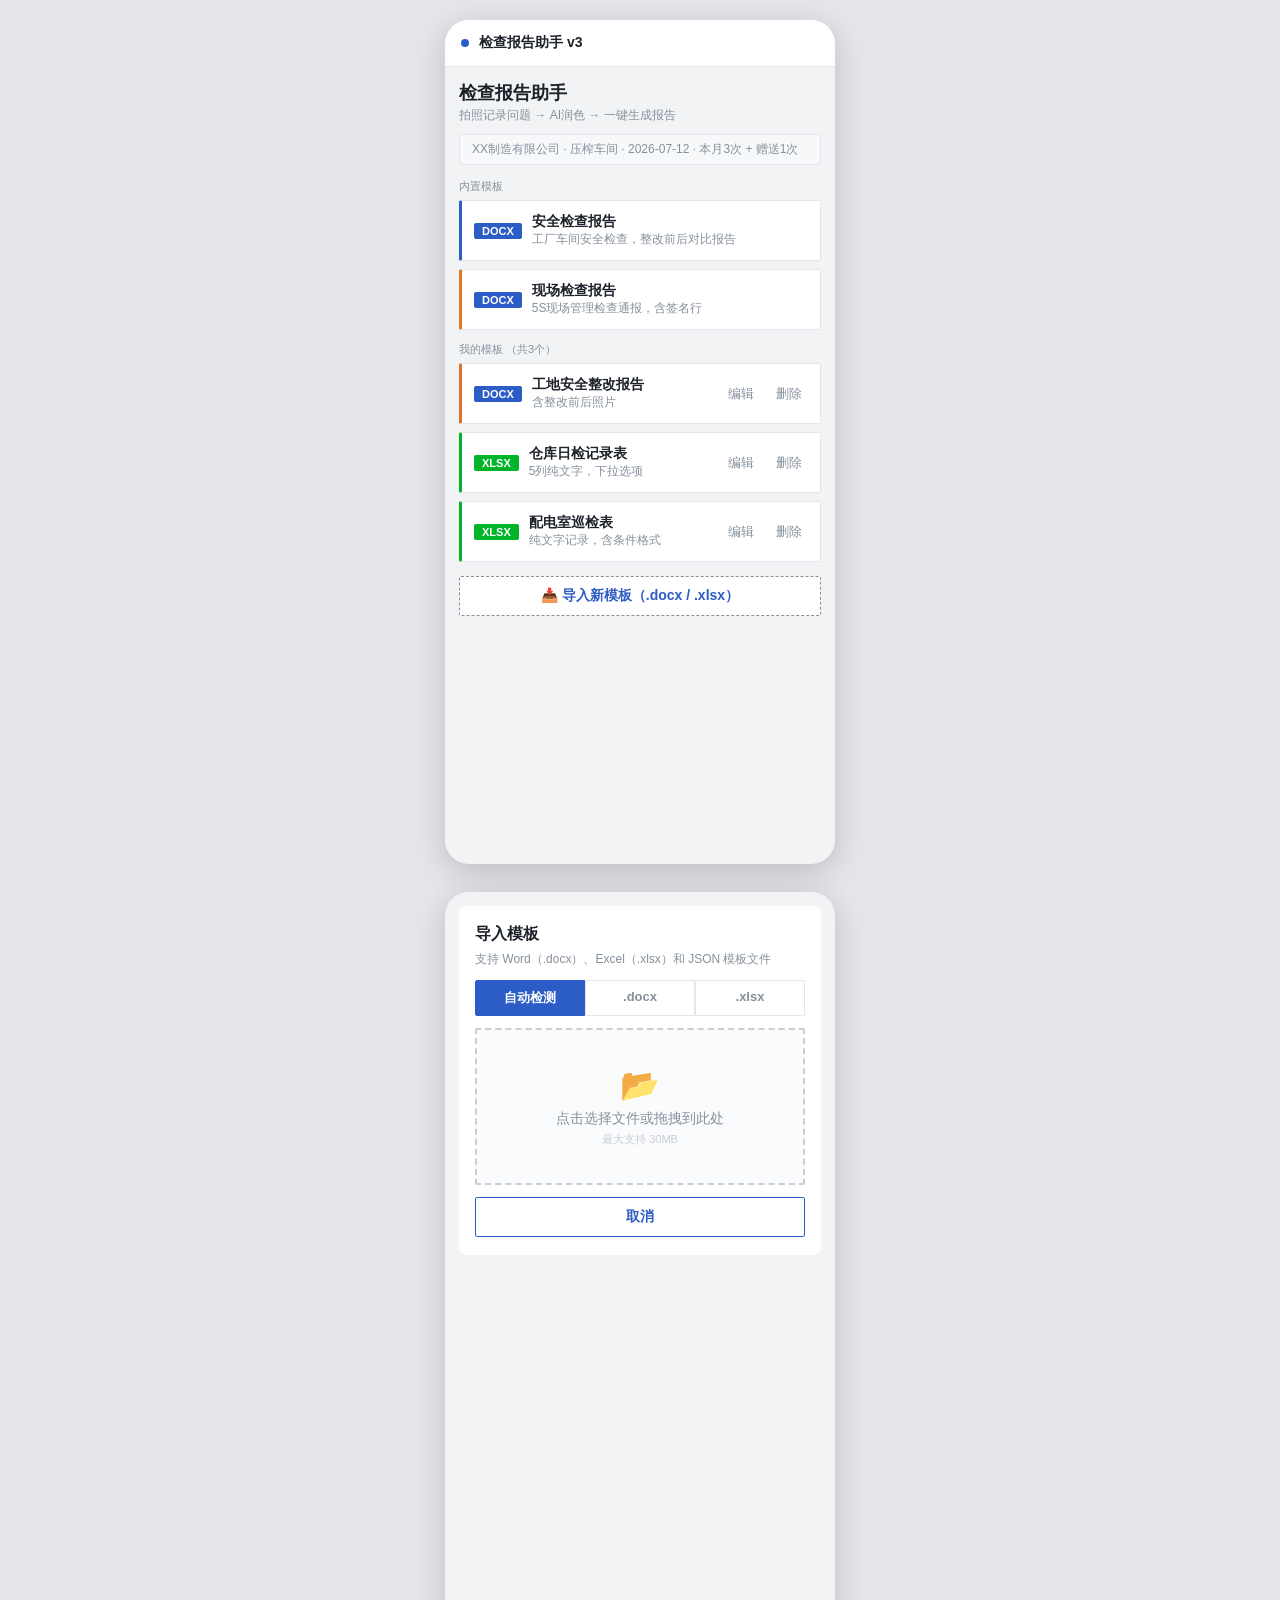
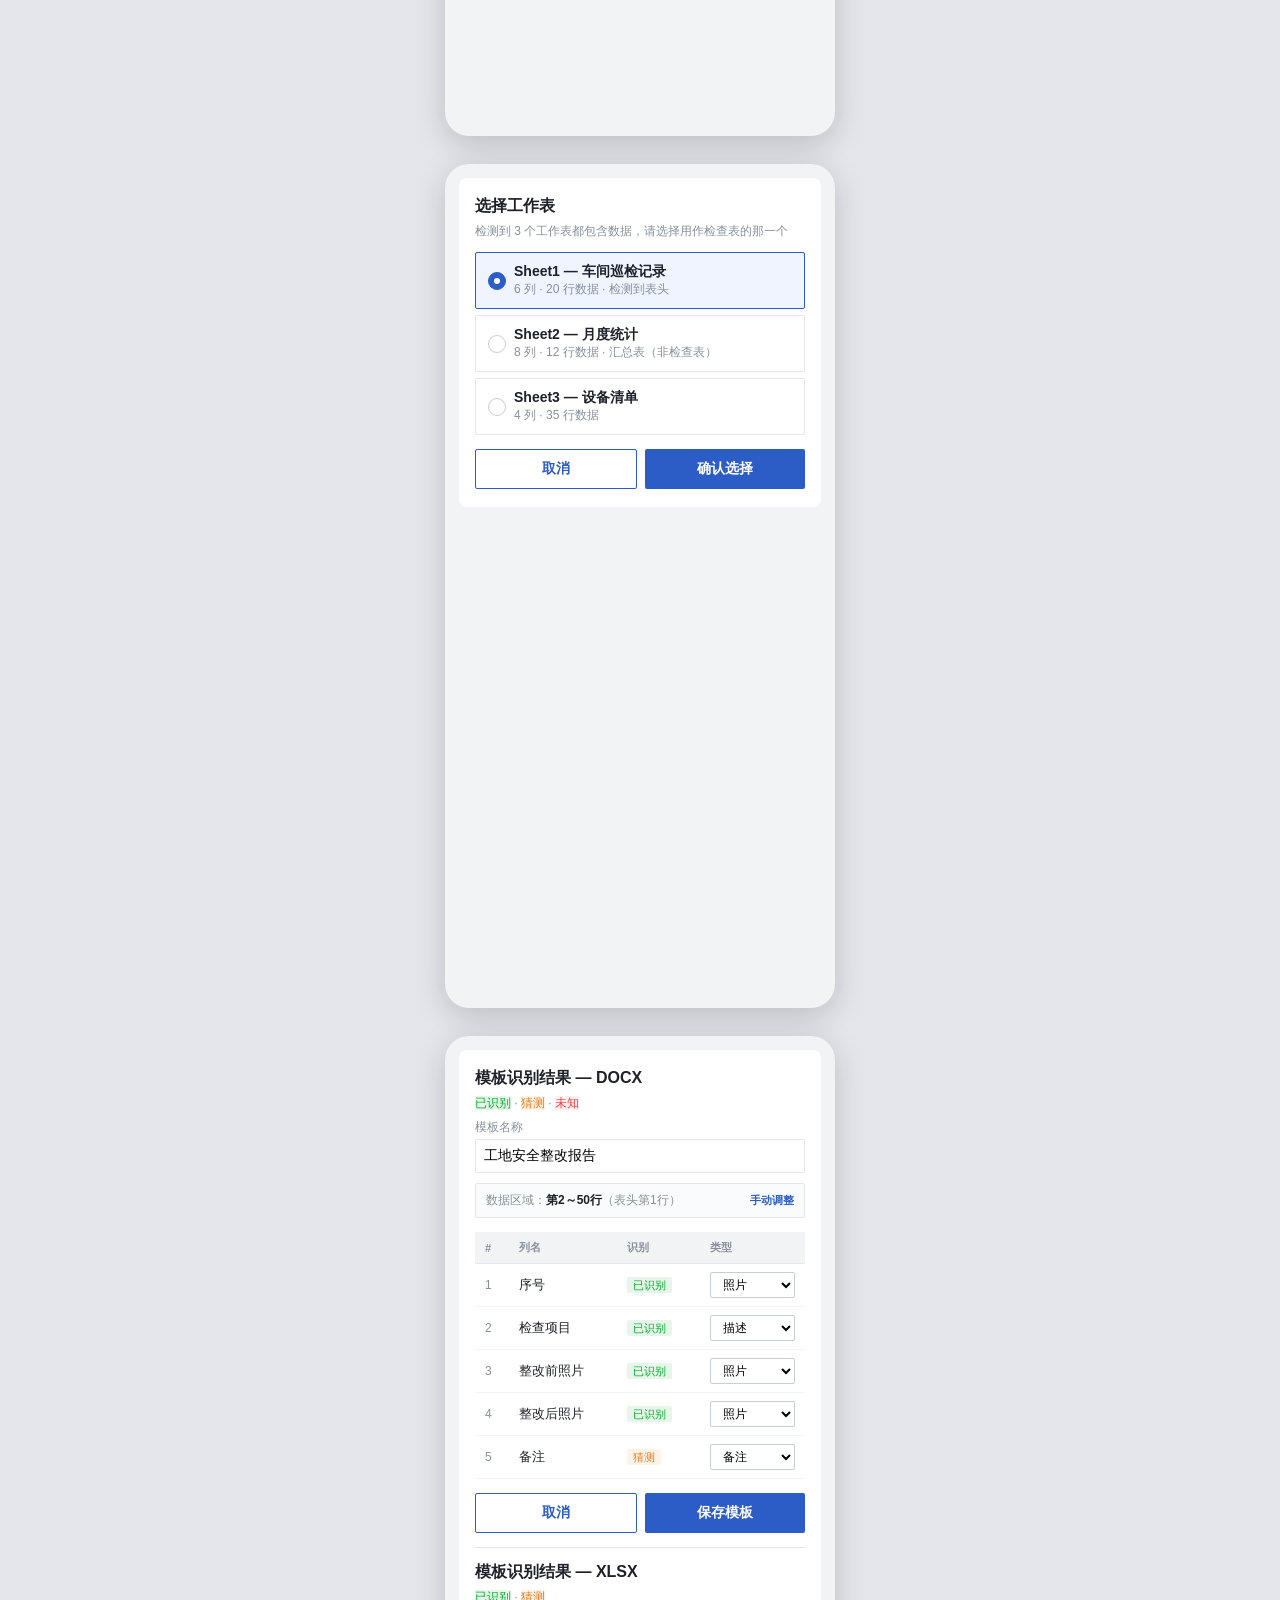
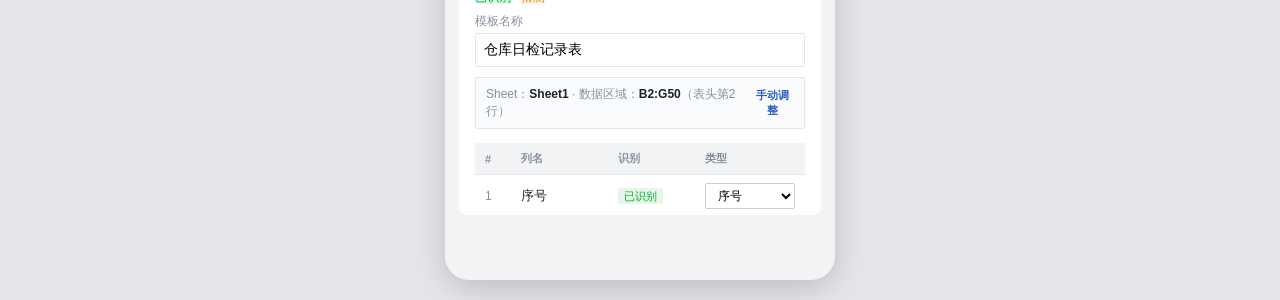
<file: mockup-v3-import.html>
<!DOCTYPE html>
<html lang="zh-CN">
<head>
<meta charset="UTF-8">
<meta name="viewport" content="width=device-width, initial-scale=1.0, maximum-scale=1.0, user-scalable=no">
<title>v3 模板导入引擎 — 交互原型</title>
<style>
  *, *::before, *::after { box-sizing: border-box; margin: 0; padding: 0; }
  body {
    font-family: -apple-system, BlinkMacSystemFont, "SF Pro Text", "PingFang SC", "Helvetica Neue", sans-serif;
    background: #e5e6eb;
    color: #1d2129;
    font-size: 14px;
    -webkit-font-smoothing: antialiased;
  }
  .phone {
    width: 390px; margin: 20px auto; background: #f2f3f5;
    border-radius: 24px; overflow: hidden; box-shadow: 0 8px 32px rgba(0,0,0,0.18);
    min-height: 844px;
  }
  .header-bar {
    background: #fff; padding: 14px 16px; border-bottom: 1px solid #e5e6eb;
    display: flex; align-items: center; gap: 10px;
  }
  .header-bar .dot { width: 8px; height: 8px; border-radius: 50%; background: #2c5cc5; }
  .header-bar span { font-weight: 600; font-size: 14px; }
  .page { padding: 14px; }

  /* ---- 首页 ---- */
  h2 { font-size: 18px; margin-bottom: 2px; }
  .subtitle { color: #86909c; font-size: 12px; margin-bottom: 10px; }
  .presets-bar {
    background: #f7f8fa; border: 1px solid #e5e6eb; border-radius: 2px;
    padding: 6px 12px; font-size: 12px; color: #86909c; margin-bottom: 14px;
    display: flex; align-items: center; gap: 6px;
  }

  .section-label { font-size: 11px; color: #86909c; margin: 12px 0 6px; }

  .card {
    background: #fff; border: 1px solid #e5e6eb; border-radius: 2px;
    padding: 12px; margin-bottom: 8px; display: flex; align-items: center; gap: 10px;
  }
  .card-tag {
    font-size: 11px; padding: 2px 8px; border-radius: 2px; color: #fff;
    flex-shrink: 0; font-weight: 600; white-space: nowrap;
  }
  .card-tag.docx { background: #2c5cc5; }
  .card-tag.xlsx { background: #00b42a; }
  .card-body { flex: 1; min-width: 0; }
  .card-title { font-weight: 600; font-size: 14px; }
  .card-desc { font-size: 12px; color: #86909c; }
  .card-btn {
    background: none; border: none; font-size: 13px; padding: 6px;
    cursor: pointer; color: #86909c; flex-shrink: 0;
  }

  .import-btn {
    width: 100%; padding: 10px; border: 1px dashed #86909c; border-radius: 2px;
    background: #fff; font-size: 14px; color: #2c5cc5; font-weight: 600;
    cursor: pointer; text-align: center; margin-top: 6px;
  }

  .tabs { display: flex; gap: 0; margin-bottom: 12px; }
  .tab {
    flex: 1; padding: 8px; text-align: center; font-size: 13px; font-weight: 600;
    border: 1px solid #e5e6eb; background: #fff; cursor: pointer; color: #86909c;
  }
  .tab:first-child { border-radius: 2px 0 0 2px; }
  .tab:last-child { border-radius: 0 2px 2px 0; }
  .tab.active { background: #2c5cc5; color: #fff; border-color: #2c5cc5; }

  /* ---- 弹层 ---- */
  .overlay {
    position: fixed; inset: 0; background: rgba(0,0,0,0.45); z-index: 60;
    display: flex; align-items: flex-end; justify-content: center;
  }
  .panel {
    background: #fff; width: 100%; max-width: 390px;
    border-radius: 8px 8px 0 0; padding: 18px 16px;
    max-height: 85vh; overflow-y: auto;
    padding-bottom: calc(18px + env(safe-area-inset-bottom, 0px));
  }
  .panel h3 { font-size: 16px; margin-bottom: 6px; }
  .panel .hint { font-size: 12px; color: #86909c; margin-bottom: 12px; }

  .drop-zone {
    border: 2px dashed #c9cdd4; border-radius: 2px; padding: 36px 20px;
    text-align: center; color: #86909c; font-size: 14px; margin-bottom: 12px;
    background: #fafbfc; cursor: pointer; transition: border-color 0.2s;
  }
  .drop-zone:hover { border-color: #2c5cc5; }
  .drop-zone .icon { font-size: 32px; margin-bottom: 6px; }

  .sheet-list { margin-bottom: 14px; }
  .sheet-option {
    padding: 10px 12px; border: 1px solid #e5e6eb; border-radius: 2px;
    margin-bottom: 6px; display: flex; align-items: center; gap: 8px; cursor: pointer;
  }
  .sheet-option.selected { border-color: #2c5cc5; background: #f0f4ff; }
  .sheet-option .radio {
    width: 18px; height: 18px; border-radius: 50%; border: 1.5px solid #c9cdd4;
    flex-shrink: 0; display: flex; align-items: center; justify-content: center;
  }
  .sheet-option.selected .radio {
    border-color: #2c5cc5; background: #2c5cc5;
  }
  .sheet-option.selected .radio::after {
    content: ''; width: 6px; height: 6px; border-radius: 50%; background: #fff;
  }

  /* ---- 映射表 ---- */
  .mapping-table { width: 100%; border-collapse: collapse; margin-bottom: 14px; font-size: 13px; }
  .mapping-table th {
    background: #f2f3f5; padding: 8px 10px; text-align: left;
    font-size: 11px; color: #86909c; font-weight: 600; border-bottom: 1px solid #e5e6eb;
  }
  .mapping-table td {
    padding: 8px 10px; border-bottom: 1px solid #f2f3f5; vertical-align: middle;
  }
  .mapping-table .col-num { color: #86909c; font-size: 12px; }
  .mapping-table .col-name { font-weight: 500; }
  .mapping-table select {
    padding: 4px 8px; border: 1px solid #c9cdd4; border-radius: 2px;
    font-size: 12px; background: #fff; width: 100%;
  }
  .mapping-table .status-badge {
    font-size: 11px; padding: 2px 6px; border-radius: 2px; white-space: nowrap;
  }
  .status-ok { background: #e8f5ea; color: #00b42a; }
  .status-guess { background: #fef3e6; color: #e07b20; }
  .status-unknown { background: #fef0f0; color: #f53f3f; }

  .data-preview {
    background: #fafbfc; border: 1px solid #e5e6eb; border-radius: 2px;
    padding: 8px 10px; margin-bottom: 14px; font-size: 12px; color: #86909c;
    display: flex; align-items: center; justify-content: space-between;
  }
  .data-preview strong { color: #1d2129; }
  .data-preview .adjust-btn {
    font-size: 11px; color: #2c5cc5; background: none; border: none; cursor: pointer; font-weight: 600;
  }

  .btn-row { display: flex; gap: 8px; }
  .btn {
    padding: 10px 18px; border-radius: 2px; font-size: 14px; font-weight: 600;
    cursor: pointer; border: none; text-align: center;
  }
  .btn-block { flex: 1; }
  .btn-primary { background: #2c5cc5; color: #fff; }
  .btn-outline { background: #fff; color: #2c5cc5; border: 1px solid #2c5cc5; }

  .divider { border: none; border-top: 1px solid #e5e6eb; margin: 14px 0; }

  /* ---- 两列对比 ---- */
  .compare-row { display: flex; gap: 12px; }
  .compare-col { flex: 1; }
  .compare-col h4 { font-size: 13px; margin-bottom: 8px; color: #86909c; }

  .note { font-size: 11px; color: #86909c; margin-top: 8px; line-height: 1.5; }
</style>
</head>
<body>

<!-- ============================================================ -->
<!-- 屏幕1：首页（我的模板区域，DOCX + XLSX 混排） -->
<!-- ============================================================ -->
<div class="phone">
  <div class="header-bar"><div class="dot"></div><span>检查报告助手 v3</span></div>
  <div class="page">
    <h2>检查报告助手</h2>
    <p class="subtitle">拍照记录问题 → AI润色 → 一键生成报告</p>

    <div class="presets-bar">XX制造有限公司 · 压榨车间 · 2026-07-12 · 本月3次 + 赠送1次</div>

    <div class="section-label">内置模板</div>
    <div class="card" style="border-left:3px solid #2c5cc5;">
      <span class="card-tag docx">DOCX</span>
      <div class="card-body"><div class="card-title">安全检查报告</div><div class="card-desc">工厂车间安全检查，整改前后对比报告</div></div>
    </div>
    <div class="card" style="border-left:3px solid #e07b20;">
      <span class="card-tag docx">DOCX</span>
      <div class="card-body"><div class="card-title">现场检查报告</div><div class="card-desc">5S现场管理检查通报，含签名行</div></div>
    </div>

    <div class="section-label">我的模板 <span style="font-weight:400;">（共3个）</span></div>

    <!-- DOCX 自定义模板 -->
    <div class="card" style="border-left:3px solid #e07030;">
      <span class="card-tag docx">DOCX</span>
      <div class="card-body"><div class="card-title">工地安全整改报告</div><div class="card-desc">含整改前后照片</div></div>
      <button class="card-btn">编辑</button>
      <button class="card-btn">删除</button>
    </div>

    <!-- XLSX 自定义模板 1 -->
    <div class="card" style="border-left:3px solid #00b42a;">
      <span class="card-tag xlsx">XLSX</span>
      <div class="card-body"><div class="card-title">仓库日检记录表</div><div class="card-desc">5列纯文字，下拉选项</div></div>
      <button class="card-btn">编辑</button>
      <button class="card-btn">删除</button>
    </div>

    <!-- XLSX 自定义模板 2 -->
    <div class="card" style="border-left:3px solid #00b42a;">
      <span class="card-tag xlsx">XLSX</span>
      <div class="card-body"><div class="card-title">配电室巡检表</div><div class="card-desc">纯文字记录，含条件格式</div></div>
      <button class="card-btn">编辑</button>
      <button class="card-btn">删除</button>
    </div>

    <button class="import-btn">📥 导入新模板（.docx / .xlsx）</button>
  </div>
</div>

<!-- ============================================================ -->
<!-- 屏幕2：导入面板（支持 DOCX / XLSX / JSON） -->
<!-- ============================================================ -->
<div class="phone" style="margin-top:28px;">
  <div class="page">
    <div class="overlay" style="position:static;background:transparent;">
      <div class="panel" style="margin:0 auto;border-radius:8px;">
        <h3>导入模板</h3>
        <p class="hint">支持 Word（.docx）、Excel（.xlsx）和 JSON 模板文件</p>

        <!-- 格式 tab 切换（默认自动检测，也可手动切） -->
        <div class="tabs">
          <div class="tab active">自动检测</div>
          <div class="tab">.docx</div>
          <div class="tab">.xlsx</div>
        </div>

        <div class="drop-zone">
          <div class="icon">📂</div>
          <div>点击选择文件或拖拽到此处</div>
          <div style="font-size:11px;color:#c9cdd4;margin-top:4px;">最大支持 30MB</div>
        </div>
        <div class="btn-row">
          <button class="btn btn-outline btn-block">取消</button>
        </div>
      </div>
    </div>
  </div>
</div>

<!-- ============================================================ -->
<!-- 屏幕3：Sheet 选择器（XLSX 多 Sheet 有数据时才出现） -->
<!-- ============================================================ -->
<div class="phone" style="margin-top:28px;">
  <div class="page">
    <div class="overlay" style="position:static;background:transparent;">
      <div class="panel" style="margin:0 auto;border-radius:8px;">
        <h3>选择工作表</h3>
        <p class="hint">检测到 3 个工作表都包含数据，请选择用作检查表的那一个</p>
        <div class="sheet-list">
          <div class="sheet-option selected">
            <div class="radio"></div>
            <div>
              <div style="font-weight:600;font-size:14px;">Sheet1 — 车间巡检记录</div>
              <div style="font-size:12px;color:#86909c;">6 列 · 20 行数据 · 检测到表头</div>
            </div>
          </div>
          <div class="sheet-option">
            <div class="radio"></div>
            <div>
              <div style="font-weight:600;font-size:14px;">Sheet2 — 月度统计</div>
              <div style="font-size:12px;color:#86909c;">8 列 · 12 行数据 · 汇总表（非检查表）</div>
            </div>
          </div>
          <div class="sheet-option">
            <div class="radio"></div>
            <div>
              <div style="font-weight:600;font-size:14px;">Sheet3 — 设备清单</div>
              <div style="font-size:12px;color:#86909c;">4 列 · 35 行数据</div>
            </div>
          </div>
        </div>
        <div class="btn-row">
          <button class="btn btn-outline btn-block">取消</button>
          <button class="btn btn-primary btn-block">确认选择</button>
        </div>
      </div>
    </div>
  </div>
</div>

<!-- ============================================================ -->
<!-- 屏幕4：映射确认面板（核心交互 — 对比 DOCX vs XLSX） -->
<!-- ============================================================ -->
<div class="phone" style="margin-top:28px;">
  <div class="page">
    <div class="overlay" style="position:static;background:transparent;">
      <div class="panel" style="margin:0 auto;border-radius:8px;">

        <!-- 场景一：DOCX 模板映射 -->
        <h3>模板识别结果 — DOCX</h3>
        <p class="hint" style="margin-bottom:6px;">
          <span class="status-badge status-ok">已识别</span> ·
          <span class="status-badge status-guess">猜测</span> ·
          <span class="status-badge status-unknown">未知</span>
        </p>

        <div style="margin-bottom:10px;">
          <label style="font-size:12px;color:#86909c;">模板名称</label>
          <input type="text" value="工地安全整改报告" style="width:100%;padding:8px;border:1px solid #e5e6eb;border-radius:2px;font-size:14px;margin-top:3px;">
        </div>

        <div class="data-preview">
          <span>数据区域：<strong>第2～50行</strong>（表头第1行）</span>
          <button class="adjust-btn">手动调整</button>
        </div>

        <table class="mapping-table">
          <thead><tr><th>#</th><th>列名</th><th>识别</th><th>类型</th></tr></thead>
          <tbody>
            <tr>
              <td class="col-num">1</td><td class="col-name">序号</td>
              <td><span class="status-badge status-ok">已识别</span></td>
              <td><select><option>序号</option><option>描述</option><option selected>照片</option><option>备注</option><option>文字</option></select></td>
            </tr>
            <tr>
              <td class="col-num">2</td><td class="col-name">检查项目</td>
              <td><span class="status-badge status-ok">已识别</span></td>
              <td><select><option>序号</option><option selected>描述</option><option>照片</option><option>备注</option><option>文字</option></select></td>
            </tr>
            <tr>
              <td class="col-num">3</td><td class="col-name">整改前照片</td>
              <td><span class="status-badge status-ok">已识别</span></td>
              <td><select><option>序号</option><option>描述</option><option selected>照片</option><option>备注</option><option>文字</option></select></td>
            </tr>
            <tr>
              <td class="col-num">4</td><td class="col-name">整改后照片</td>
              <td><span class="status-badge status-ok">已识别</span></td>
              <td><select><option>序号</option><option>描述</option><option selected>照片</option><option>备注</option><option>文字</option></select></td>
            </tr>
            <tr>
              <td class="col-num">5</td><td class="col-name">备注</td>
              <td><span class="status-badge status-guess">猜测</span></td>
              <td><select><option>序号</option><option>描述</option><option>照片</option><option selected>备注</option><option>文字</option></select></td>
            </tr>
          </tbody>
        </table>

        <div class="btn-row">
          <button class="btn btn-outline btn-block">取消</button>
          <button class="btn btn-primary btn-block">保存模板</button>
        </div>

        <hr class="divider">

        <!-- 场景二：XLSX 模板映射（列类型选项不同，无"照片"） -->
        <h3 style="margin-top:4px;">模板识别结果 — XLSX</h3>
        <p class="hint" style="margin-bottom:6px;">
          <span class="status-badge status-ok">已识别</span> ·
          <span class="status-badge status-guess">猜测</span>
        </p>

        <div style="margin-bottom:10px;">
          <label style="font-size:12px;color:#86909c;">模板名称</label>
          <input type="text" value="仓库日检记录表" style="width:100%;padding:8px;border:1px solid #e5e6eb;border-radius:2px;font-size:14px;margin-top:3px;">
        </div>

        <div class="data-preview">
          <span>Sheet：<strong>Sheet1</strong> · 数据区域：<strong>B2:G50</strong>（表头第2行）</span>
          <button class="adjust-btn">手动调整</button>
        </div>

        <table class="mapping-table">
          <thead><tr><th>#</th><th>列名</th><th>识别</th><th>类型</th></tr></thead>
          <tbody>
            <tr>
              <td class="col-num">1</td><td class="col-name">序号</td>
              <td><span class="status-badge status-ok">已识别</span></td>
              <td><select><option selected>序号</option><option>描述</option><option>文字</option><option>日期</option><option>数字</option></select></td>
            </tr>
            <tr>
              <td class="col-num">2</td><td class="col-name">检查区域</td>
              <td><span class="status-badge status-ok">已识别</span></td>
              <td><select><option>序号</option><option selected>描述</option><option>文字</option><option>日期</option><option>数字</option></select></td>
            </tr>
            <tr>
              <td class="col-num">3</td><td class="col-name">检查日期</td>
              <td><span class="status-badge status-ok">已识别</span></td>
              <td><select><option>序号</option><option>描述</option><option>文字</option><option selected>日期</option><option>数字</option></select></td>
            </tr>
            <tr>
              <td class="col-num">4</td><td class="col-name">检查结果</td>
              <td><span class="status-badge status-guess">猜测</span></td>
              <td><select><option>序号</option><option>描述</option><option selected>文字</option><option>日期</option><option>数字</option></select></td>
            </tr>
            <tr>
              <td class="col-num">5</td><td class="col-name">问题数量</td>
              <td><span class="status-badge status-ok">已识别</span></td>
              <td><select><option>序号</option><option>描述</option><option>文字</option><option>日期</option><option selected>数字</option></select></td>
            </tr>
          </tbody>
        </table>

        <div class="btn-row">
          <button class="btn btn-outline btn-block">取消</button>
          <button class="btn btn-primary btn-block">保存模板</button>
        </div>
      </div>
    </div>
  </div>
</div>

</body>
</html>
</file>
